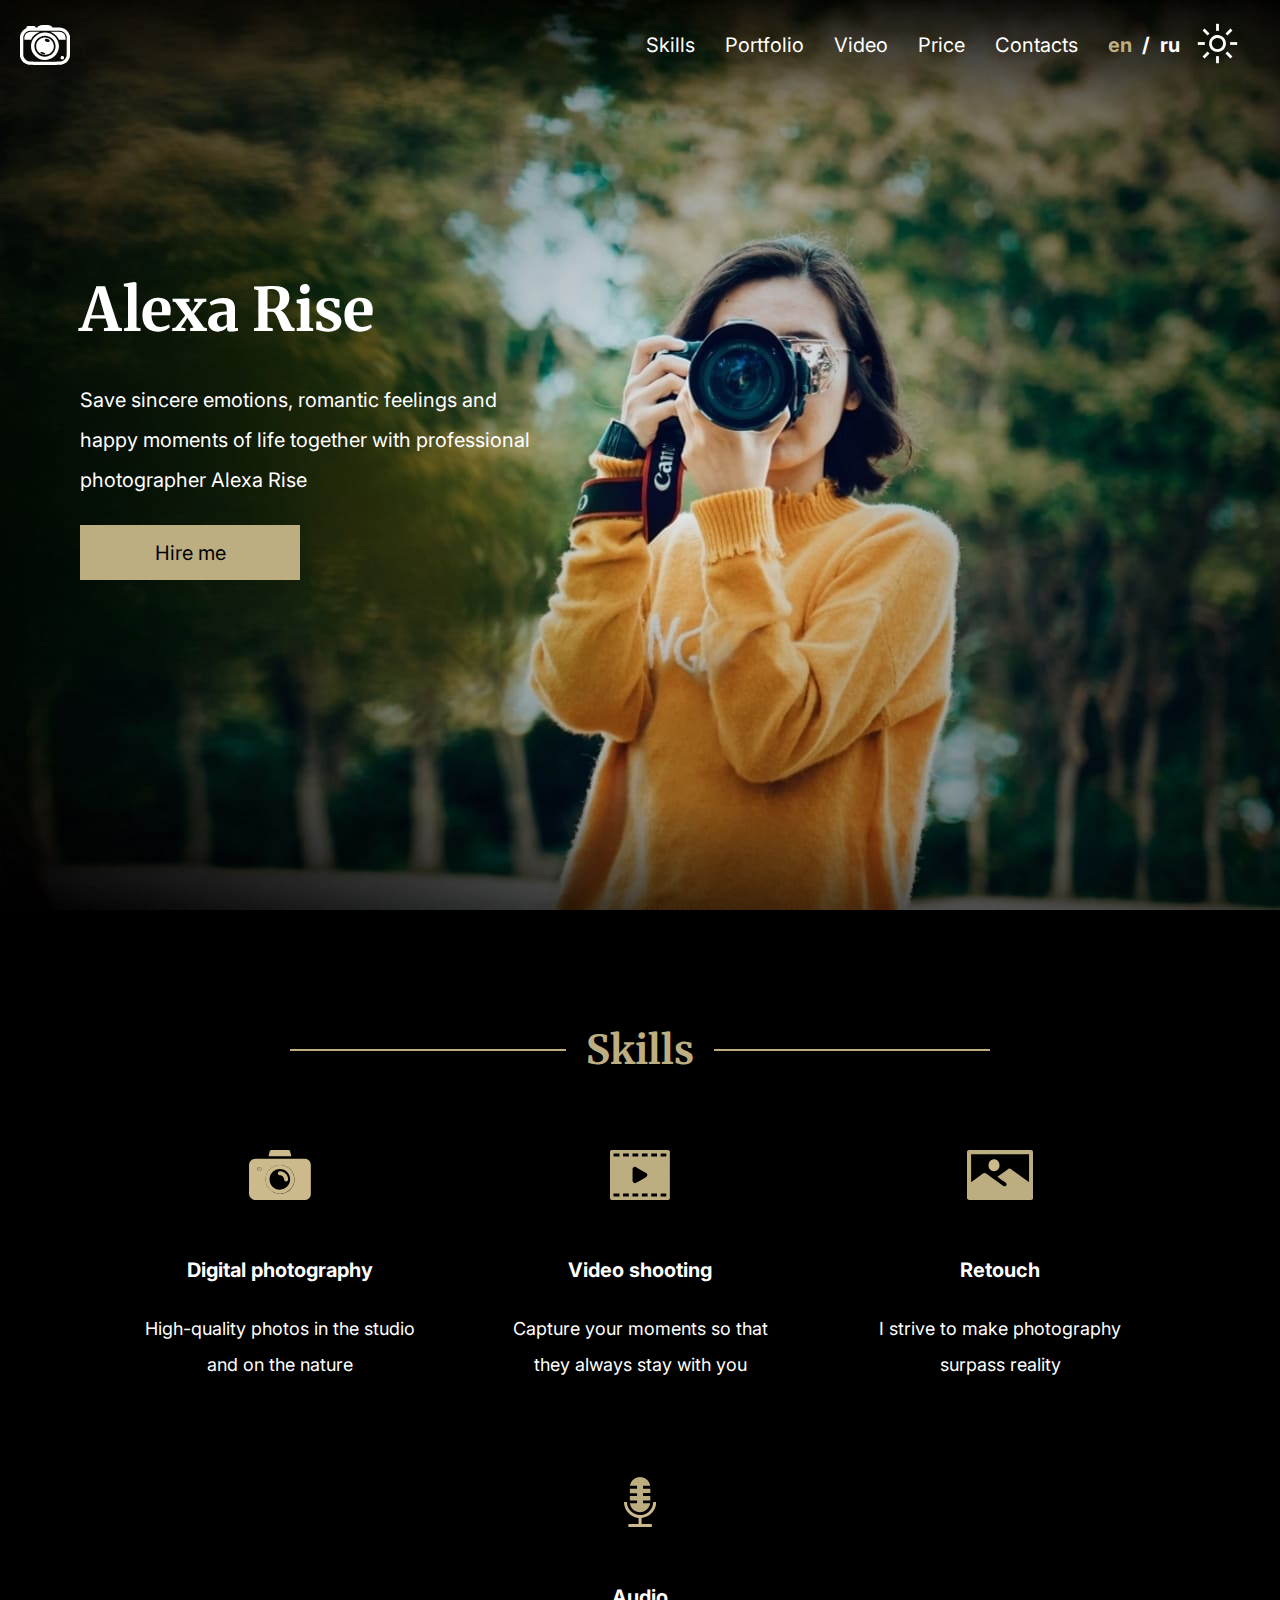
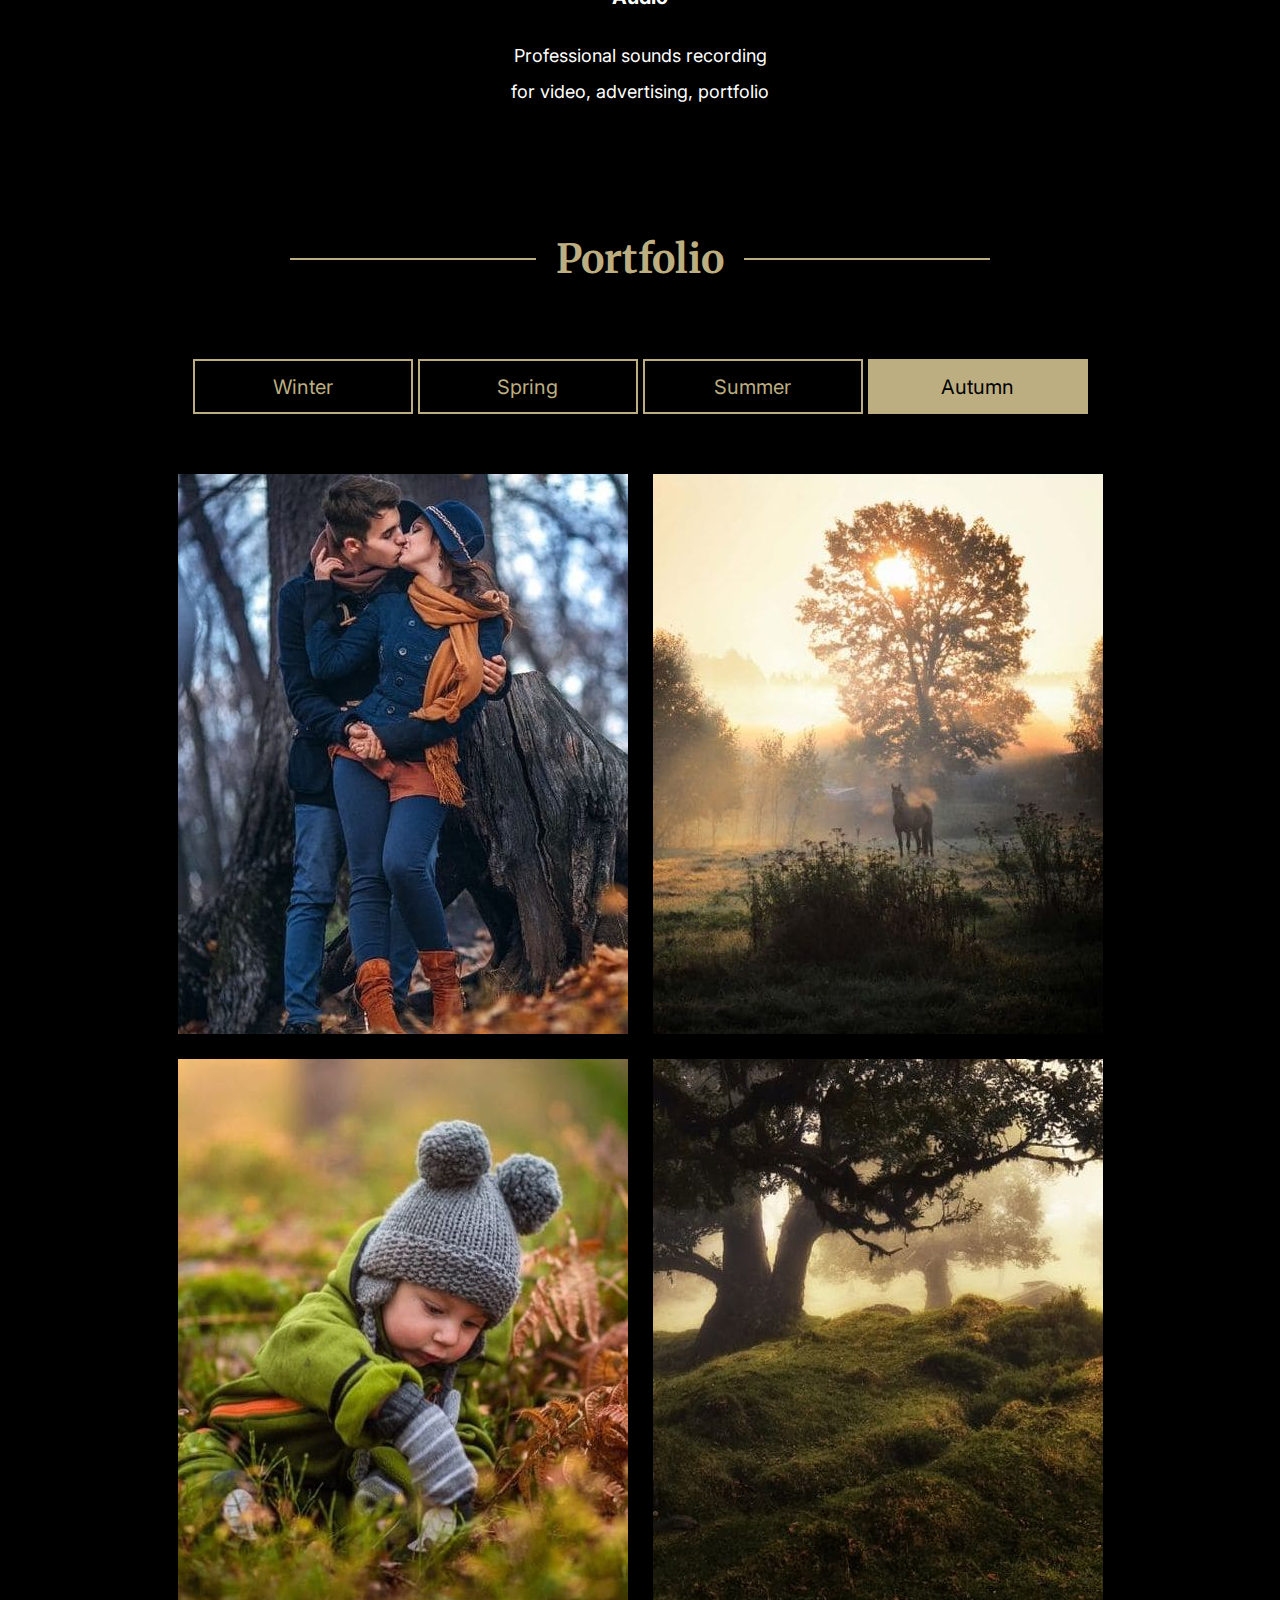
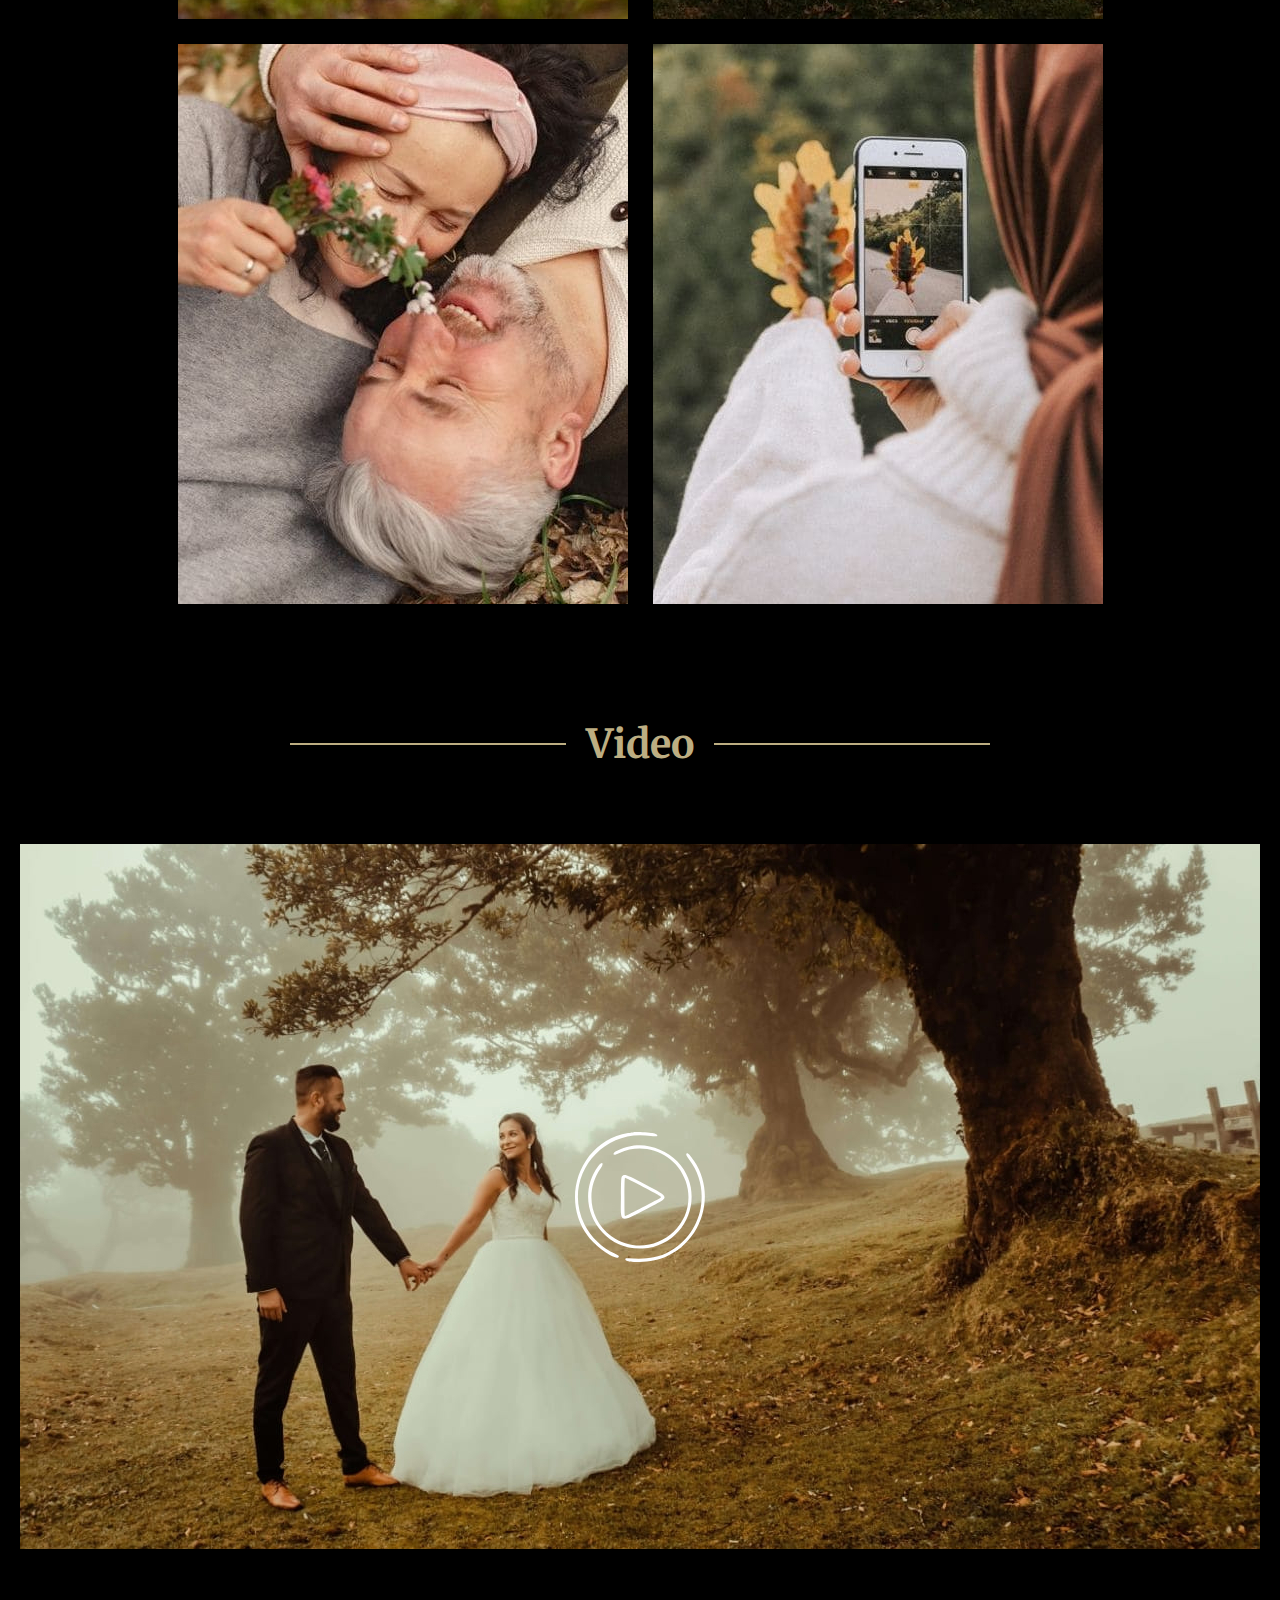
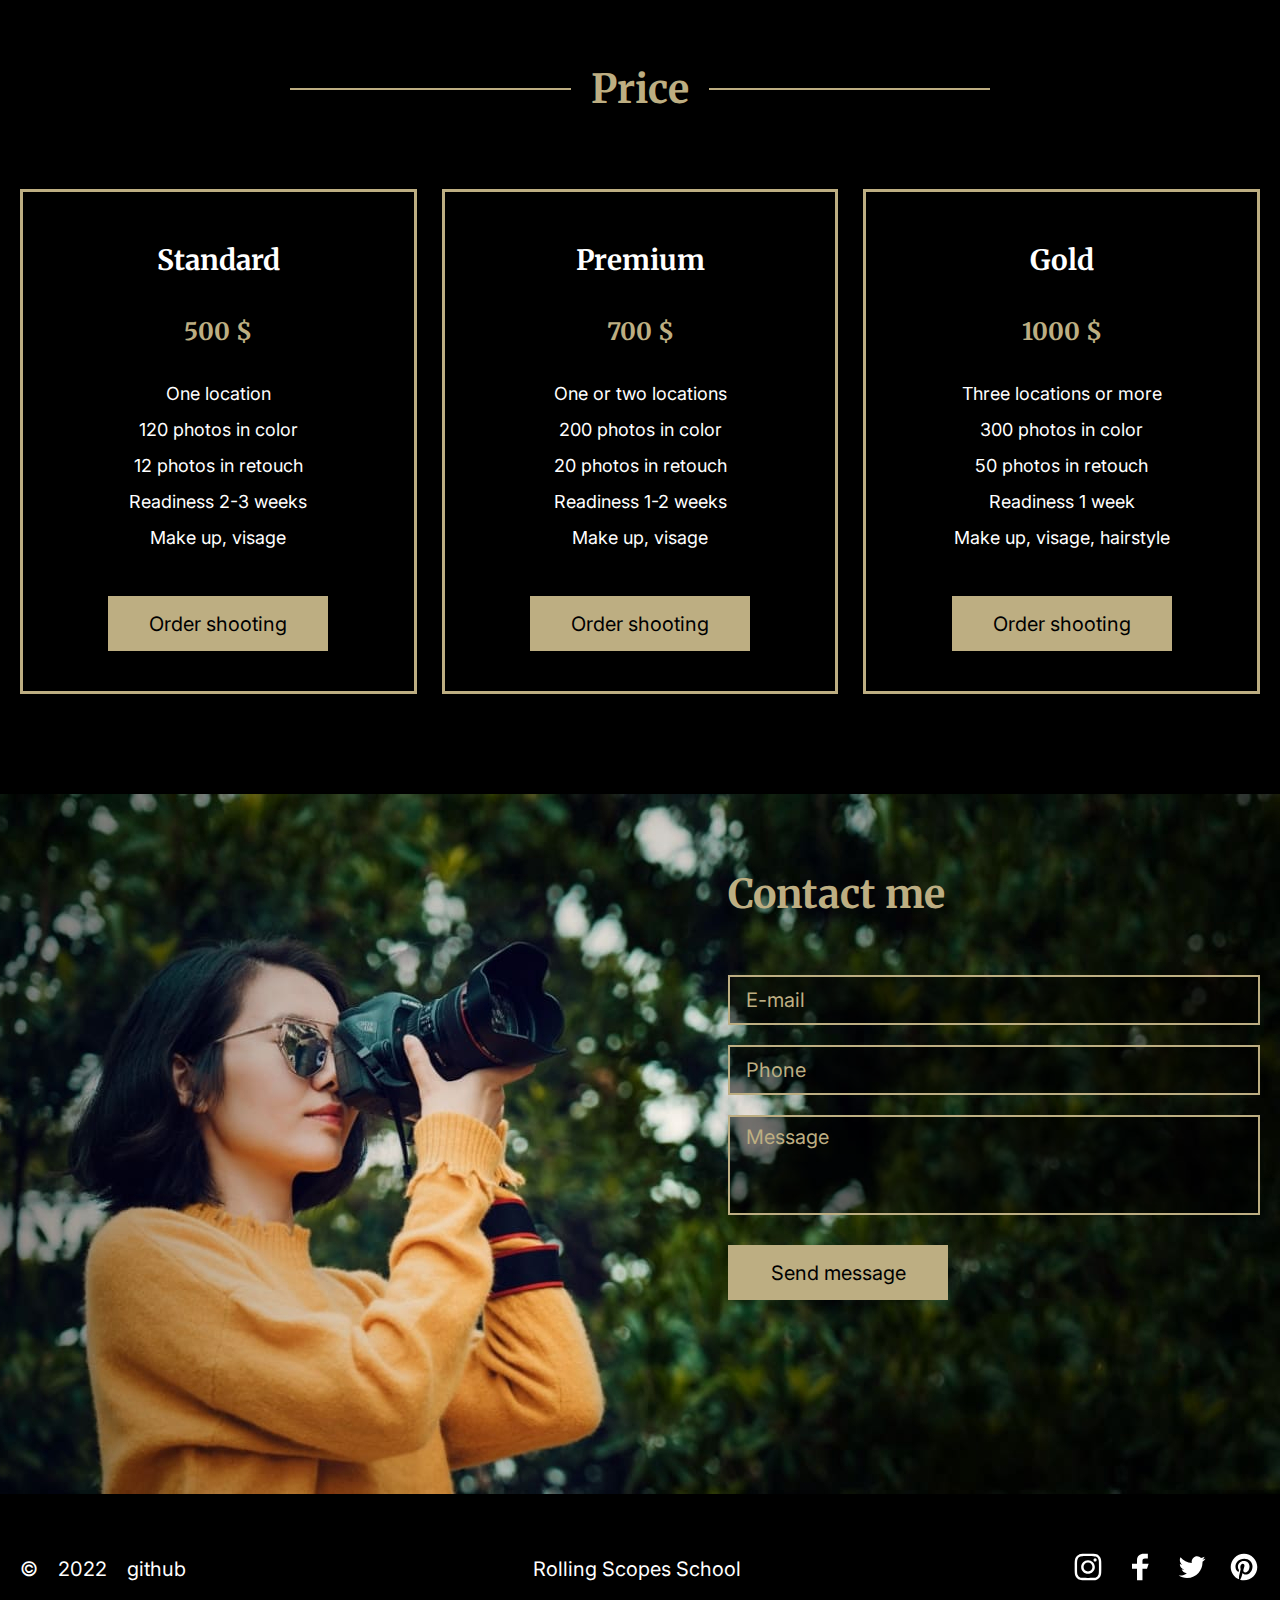
<file: portfolio/index.html>
<!DOCTYPE html>
<html lang="en">
<head>
  <meta charset="UTF-8">
  <meta http-equiv="X-UA-Compatible" content="IE=edge">
  <meta name="viewport" content="width=device-width, initial-scale=1.0">
  <link rel="preconnect" href="https://fonts.googleapis.com">
  <link rel="preconnect" href="https://fonts.gstatic.com" crossorigin>
  <link href="https://fonts.googleapis.com/css2?family=Inter:wght@400;700&family=Merriweather:wght@400;700&display=swap" rel="stylesheet">
  <link rel="stylesheet" href="style.css">
  <link rel="icon" href="./assets/favicon.ico">
  <title>Portfolio</title>
</head>

<body>
<header class="header">
  <div class="container header-container">
    <a href="#">
     <img class="logo" src="./assets/svg/logo.svg" alt="logo">
    </a>
    <nav class="nav">
      <ul class="nav-list">
        <li class="nav-item"><a href="#skills" class="nav-link" data-i18="skills">Skills</a></li>
        <li class="nav-item"><a href="#portfolio" class="nav-link" data-i18="portfolio">Portfolio</a></li>
        <li class="nav-item"><a href="#video" class="nav-link" data-i18="video">Video</a></li>
        <li class="nav-item"><a href="#price" class="nav-link" data-i18="price">Price</a></li>
        <li class="nav-item"><a href="#contacts" class="nav-link" data-i18="contacts">Contacts</a></li>
      </ul>
    </nav>
    <div class="lang-burger">
      <div class="lang-container">
        <span class="lang-en lang-active">en</span>
        <span>&nbsp;/&nbsp;</span>
        <span class="lang-ru">ru</span>
      </div>
      <div class="theme">
        <button class="theme-btn sun-btn"></button>
      </div>
      <div class="burger">
        <span></span>
      </div>
    </div>
  </div>  
</header>

<main class="main">
  <div class="container hero-container">
    <section class="hero-section">
      <h1 data-i18="hero-title">Alexa Rise</h1>
      <p class="hero-text" data-i18="hero-text">Save sincere emotions, romantic feelings and happy moments of life together with professional photographer Alexa Rise</p>
      <button class="button button-colored btn-animated" data-i18="hire">Hire me</button>
    </section>
  </div>
  <div class="container">
    <section class="section skills-section" id="skills">
      <h2 class="section-title" data-i18="skills">Skills</h2>
      <ul class="skills-list">
        <li class="skills-item item-camera">
          <h4 class="skills-title" data-i18="skill-title-1">Digital photography</h4>
          <p class="skills-description" data-i18="skill-text-1">High-quality photos in the studio and on the nature</p>
        </li>
        <li class="skills-item item-video">
          <h4 class="skills-title" data-i18="skill-title-2">Video shooting</h4>
          <p class="skills-description" data-i18="skill-text-2">Capture your moments so that they always stay with you</p>
        </li>
        <li class="skills-item item-image">
          <h4 class="skills-title" data-i18="skill-title-3">Retouch</h4>
          <p class="skills-description" data-i18="skill-text-3">I strive to make photography surpass reality</p>
        </li>
        <li class="skills-item item-mic">
          <h4 class="skills-title" data-i18="skill-title-4">Audio</h4>
          <p class="skills-description" data-i18="skill-text-4">Professional sounds recording for video, advertising, portfolio</p>
        </li>
      </ul>
    </section>
  </div>
  <div class="container">
    <section class="section portfolio-section" id="portfolio">
      <h2 class="section-title" data-i18="portfolio">Portfolio</h2>
      <div class="buttons-portfolio">
        <button class="button portfolio-btn" data-season="winter" data-i18="winter">Winter</button>
        <button class="button portfolio-btn" data-season="spring" data-i18="spring">Spring</button>
        <button class="button portfolio-btn" data-season="summer" data-i18="summer">Summer</button>
        <button class="button button-colored portfolio-btn" data-season="autumn" data-i18="autumn">Autumn</button>
      </div>
      <div class="photo-container">
        <img class="photo" src="./assets/img/autumn/1.jpg" alt="photo1">
        <img class="photo" src="./assets/img/autumn/2.jpg" alt="photo2">
        <img class="photo" src="./assets/img/autumn/3.jpg" alt="photo3">
        <img class="photo" src="./assets/img/autumn/4.jpg" alt="photo4">
        <img class="photo" src="./assets/img/autumn/5.jpg" alt="photo5">
        <img class="photo" src="./assets/img/autumn/6.jpg" alt="photo6">
      </div>
    </section>
  </div>
  <div class="container">
    <section class="section video-section" id="video">
      <h2 class="section-title" data-i18="video">Video</h2>
      <div class="video-container">
        <button class="button video-button"><img src="./assets/svg/play_hover.svg" alt="play"></button>
      </div>
    </section> 
  </div>
  <div class="container">        
    <section class="section price-section" id="price">
      <h2 class="section-title" data-i18="price">Price</h2>
      <div class="price-container">
        <div class="price-list">
          <h3>Standard</h3>
          <span class="price-usd">500 $</span>
          <ul class="price-content">
            <li data-i18="price-description-1-span-1">One location</li>
            <li data-i18="price-description-1-span-2">120 photos in color</li>
            <li data-i18="price-description-1-span-3">12 photos in retouch</li>
            <li data-i18="price-description-1-span-4">Readiness 2-3 weeks</li>
            <li data-i18="price-description-1-span-5">Make up, visage</li>
          </ul>
          <button class="button button-colored" data-i18="order">Order shooting</button>
        </div>
        <div class="price-list">
          <h3>Premium</h3>
          <span class="price-usd">700 $</span>
          <ul class="price-content">
            <li data-i18="price-description-2-span-1">One or two locations</li>
            <li data-i18="price-description-2-span-2">200 photos in color</li>
            <li data-i18="price-description-2-span-3">20 photos in retouch</li>
            <li data-i18="price-description-2-span-4">Readiness 1-2 weeks</li>
            <li data-i18="price-description-2-span-5">Make up, visage</li>
          </ul>
          <button class="button button-colored" data-i18="order">Order shooting</button>
        </div>
        <div class="price-list">
          <h3>Gold</h3>
          <span class="price-usd">1000 $</span>
          <ul class="price-content">
            <li data-i18="price-description-3-span-1">Three locations or more</li>
            <li data-i18="price-description-3-span-2">300 photos in color</li>
            <li data-i18="price-description-3-span-3">50 photos in retouch</li>
            <li data-i18="price-description-3-span-4">Readiness 1 week</li>
            <li data-i18="price-description-3-span-5">Make up, visage, hairstyle</li>
          </ul>
          <button class="button button-colored" data-i18="order">Order shooting</button>
        </div>
      </div>
    </section>
  </div>
  <div class="container contacts-container">        
    <section class="section contacts-section" id="contacts">
      <h2 class="contacts-title" data-i18="contact-me">Contact me</h2>
      <form class="contacts-form" action="#">
        <input class="contacts-area" type="email" name="e-mail" placeholder="E-mail">
        <input class="contacts-area" type="tel" name="phone" placeholder="Phone">
        <textarea class="contacts-area contacts-textarea" name="message" rows="4" cols="37" placeholder="Message"></textarea>
        <button class="button button-colored btn-animated" data-i18="send-message">Send message</button>
      </form>
    </section>
  </div>
</main>

<footer class="footer">
  <div class="container footer-container">
    <div class="github-link">
      <span>©</span>
      <span>2022</span>
      <a href="https://github.com/KristiBo" target="_blank" rel="noopener noreferrer">github</a>
    </div>
    <div class="rs-link">
      <a href="https://rs.school/js-stage0/" target="_blank" rel="noopener noreferrer">Rolling Scopes School</a>
    </div>
    <div class="social-networks">
      <ul class="icon-list">
        <li class="icon-item">
          <a href="https://www.instagram.com/" target="_blank" rel="noopener noreferrer">
          <img src="./assets/svg/inst.svg" alt="Instagram">
          </a>
        </li>
        <li class="icon-item">
          <a href="https://www.facebook.com/" target="_blank" rel="noopener noreferrer">
          <img src="./assets/svg/fb.svg" alt="Facebook">
          </a>
        </li>
        <li class="icon-item">
          <a href="https://twitter.com/" target="_blank" rel="noopener noreferrer">
          <img src="./assets/svg/tw.svg" alt="Twitter">
          </a>
        </li>
        <li class="icon-item">
          <a href="https://www.pinterest.ru/" target="_blank" rel="noopener noreferrer">
          <img src="./assets/svg/pinterest.svg" alt="Pinterest">
          </a>
        </li>
      </ul>
    </div>
  </div>
</footer>
<script type="module" src="index.js"></script>
</body>
</html>
</file>
<file: portfolio/style.css>
* {
  box-sizing: border-box;
}

html {
  scroll-behavior: smooth;
}

body {
  display: flex;
  flex-direction: column;
  justify-content: space-between;
  margin: 0 auto;
  padding: 0;
  font-family: 'Inter', sans-serif;
  font-style: normal;
  font-weight: 400;
  font-size: 20px;
  color: #ffffff;
  background-color: #000000;
}

body.lock {
  overflow: hidden;
}

ul {
  margin: 0;
  padding: 0;
  list-style: none;
}

h1 {
  margin: 0;
  font-family: 'Merriweather', serif;
  font-weight: bold;
  font-style: normal;
  font-size: 60px;
  line-height: 120px;
}

h2 {
  margin: 0;
  font-family: 'Merriweather', serif;
  font-weight: bold;
  font-style: normal;
  font-size: 40px;
  line-height: 80px;
  text-align: center;
  color: #bdae82;
}

h3 {
  margin: 0;
  font-family: 'Merriweather', serif;
  font-weight: bold;
  font-style: normal;
  font-size: 28px;
  line-height: 56px;
  text-align: center;
}

h4 {
  margin: 0;
  font-family: 'Inter', sans-serif;
  font-weight: bold;
  font-style: normal;
  font-size: 20px;
  line-height: 40px;
  text-align: center;
}

.container {
  max-width: 1440px;
  margin: 0 auto;
  padding: 0 20px;
}

.header-container {
  display: flex;
  align-items: center;
  height: 90px;
  background: url('./assets/img/bg.jpg');
  background-repeat: no-repeat;
  background-position: center 0;
}

.logo {
  display: flex;
  width: 50px;
  height: 50px;
  cursor: pointer;
  transition: 0.5s;
}

.nav {
  margin-left: auto;
  margin-right: 30px;
}

.nav-list {
  display: flex;
  justify-content: flex-end;
  margin-left: auto;
  align-items: center;
  gap: 30px;
}

.nav-link {
  margin: 0;
  text-decoration: none;
  line-height: 50px;
  color: #ffffff;
  transition: 0.5s;
}

.lang-container {
  font-weight: bold;
  line-height: 50px;
  text-align: center;
}

.lang-ru,
.lang-en {
  cursor: pointer;
  transition: 0.5s;
}

.lang-active {
  color: #bdae82;
  cursor: default;
}

.lang-burger {
  display: flex;
  flex-wrap: nowrap;
  align-items: center;
  padding-right: 20px;
  gap: 15px;
}

.sun-btn {
  border: none;
  width: 45px;
  height: 45px;
  background: url('./assets/svg/sun.svg');
  background-repeat: no-repeat;
}

.moon-btn {
  border: none;
  width: 40px;
  height: 40px;
  background: url('./assets/svg/moon.svg');
  background-repeat: no-repeat;
}

.burger {
  display: none;
}

@media (max-width: 768px) {
  h1 {
    font-weight: normal;
    font-size: 32px;
    line-height: 64px;
  }

  h2 {
    font-size: 32px;
    line-height: 40px;
  }

  .header-container {
    justify-content: space-between;
    background-image: url('./assets/img/bg-768.jpg');
  }

  .logo {
    margin-left: 40px;
  }

  .lang-burger {
    padding-right: 40px;
  }

  .nav {
    position: fixed;
    margin: 0;
    top: 0;
    padding-top: 139px;
    right: -100%;
    width: 80%;
    height: 100%;
    background-color: #000000;
    transition: right 0.5s;
    overflow: auto;
  }

  .nav.open {
    right: 0;
    box-shadow: -150px 0 150px rgba(0, 0, 0, 0.5);
  }

  .nav-list {
    display: flex;
    flex-direction: column;
    justify-content: center;
    align-items: flex-start;
    margin-left: 120px;
  }

  .nav-link {
    font-size: 35px;
    line-height: 171%;
  }

  .burger {
    z-index: 3;
    display: block;
    position: relative;
    width: 50px;
    height: 28px;
    cursor: pointer;
  }

  .burger span,
  .burger::before,
  .burger::after {
    left: 0;
    position: absolute;
    height: 10%;
    width: 100%;
    transition: 0.5s;
    background-color: #ffffff;
  }

  .burger::before,
  .burger::after {
    content: '';
  }

  .burger::before {
    top: 0;
  }

  .burger::after {
    bottom: 0;
  }

  .burger span {
    top: 50%;
    transform: scale(1) translate(0px -50%);
  }

  .burger.open span {
    transform: scale(0);
  }

  .burger.open::before {
    top: 50%;
    transform: rotate(-45deg) translate(5%);
  }

  .burger.open::after {
    bottom: 50%;
    transform: rotate(45deg) translate(5%);
  }
}

@media (max-width: 619px) {
  .nav {
    width: 100%;
  }
}

@media (max-width: 480px) {
  .logo {
    margin-left: 10px;
  }
  .lang-burger {
    padding-right: 10px;
    gap: 10px;
  }
}

.hero-container {
  max-width: 1440px;
  height: 910px;
  background-image: url('./assets/img/bg.jpg');
  background-position: center -90px;
  background-repeat: no-repeat;
}

@media (max-width: 768px) {
  .hero-container {
    height: 500px;
    background-image: url('./assets/img/bg-768.jpg');
  }
}

.hero-text {
  margin: 0 0 25px;
  padding-top: 10px;
}

@media (max-width: 768px) {
  .hero-text {
    margin: 0 0 60px;
    padding-top: 20px;
  }
}

@media (max-width: 480px) {
  h1 {
    font-size: 28px;
    line-height: 56px;
  }

  h2 {
    font-size: 28px;
    line-height: 56px;
  }

  h3 {
    font-size: 24px;
    line-height: 48px;
  }

  h4 {
    font-size: 18px;
    line-height: 36px;
  }

  .hero-text {
    margin: 0 10px 60px 0;
    padding-top: 20px;
    font-size: 16px;
  }
}

.button {
  margin: 0;
  border: 2px solid #bdae82;
  width: 220px;
  height: 55px;
  font-family: inherit;
  font-size: 20px;
  color: #bdae82;
  background-color: transparent;
  cursor: pointer;
  transition: 0.5s;
}

@media (max-width: 480px) {
  .button {
    width: 200px;
  }
}

.button-colored {
  line-height: 40px;
  background-color: #bdae82;
  color: #000000;
}

@keyframes pulse {
  0% {
    box-shadow: 0 0 0 0 #bdae82;
  }
}

.section {
  text-align: center;
  padding-top: 10px;
}

@media (max-width: 768px) {
  .section {
    padding-top: 100px;
  }
}

.hero-section {
  margin: 0;
  padding: 160px 0 5px 60px;
  width: 530px;
  line-height: 40px;
}

@media (max-width: 768px) {
  .hero-section {
    padding: 78px 0 0 40px;
    width: 430px;
    line-height: 24.2px;
  }
}

@media (max-width: 480px) {
  .hero-section {
    width: 100%;
    padding-left: 10px;
  }
}

.section-title {
  display: flex;
  justify-content: center;
  align-items: center;
  max-width: 700px;
  margin: 0 auto;
}

@media (max-width: 768px) {
  .section-title {
    max-width: 364px;
  }
}

@media (max-width: 480px) {
  .section-title {
    max-width: 320px;
  }
}

.section-title::before {
  content: '';
  margin-right: 20px;
  flex-basis: 50%;
  border-bottom: 2px solid #bdae82;
}

.section-title::after {
  content: '';
  margin-left: 20px;
  flex-basis: 50%;
  border-bottom: 2px solid #bdae82;
}

.skills-list {
  display: flex;
  justify-content: center;
  align-items: center;
  flex-wrap: wrap;
  padding-top: 60px;
  gap: 40px;
}

@media (max-width: 768px) {
  .skills-list {
    padding-top: 65px;
    padding-right: 4px;
    gap: 5px 24px;
  }
}

.skills-item {
  margin: 0;
  padding-top: 80px;
  max-width: 320px;
  height: 287px;
  background-position: center top;
  background-repeat: no-repeat;
}

@media (max-width: 768px) {
  .skills-item {
    padding-top: 60px;
    height: 257px;
  }
}

.item-camera {
  background-image: url(./assets/svg/camera.svg);
}

.item-video {
  background-image: url(./assets/svg/video.svg);
}

.item-image {
  background-image: url(./assets/svg/image.svg);
}

.item-mic {
  background-image: url(./assets/svg/mic.svg);
}

.skills-title {
  padding-top: 20px;
}

.skills-description {
  padding: 3px 20px 0;
  font-size: 18px;
  line-height: 36px;
  text-align: center;
}

@media (max-width: 768px) {
  .skills-description {
    padding-bottom: 32px;
    line-height: 22px;
  }
}

@media (max-width: 480px) {
  .skills-section {
    max-width: 100%;
  }
}

.portfolio-section {
  padding-top: 55px;
}

@media (max-width: 768px) {
  .portfolio-section {
    padding-top: 105px;
  }
}

@media (max-width: 480px) {
  .portfolio-section {
    padding-top: 50px;
  }
}

.buttons-portfolio {
  display: flex;
  flex-wrap: wrap;
  justify-content: center;
  padding-top: 60px;
  gap: 5px;
}

@media (max-width: 768px) {
  .buttons-portfolio {
    padding: 70px 30px 0;
  }
}

.photo-container {
  display: flex;
  flex-wrap: wrap;
  justify-content: center;
  padding-top: 60px;
  gap: 25px;
}

@media (max-width: 480px) {
  .photo {
    max-width: 320px;
  }
}

.video-section {
  padding-top: 100px;
}

.video-container {
  position: relative;
  display: flex;
  justify-content: center;
  align-items: center;
  margin-top: 60px;
  max-width: 1440px;
  height: 705px;
  background-image: url(./assets/img/video-player.jpg);
  background-position: center center;
  background-repeat: no-repeat;
}

@media (max-width: 768px) {
  .video-container {
    margin: 5px -20px 0;
    height: 548px;
    background-image: url('./assets/img/video-player-768.jpg');
  }
}

.video-button {
  position: absolute;
  display: flex;
  justify-content: center;
  align-items: center;
  border: 0;
  transition: 0.5s;
}

@media (max-width: 768px) {
  .video-button img {
    height: 65px;
  }
}

.price-section {
  padding-top: 100px;
}

@media (max-width: 768px) {
  .price-section {
    padding-top: 35px;
  }
}

.price-container {
  display: flex;
  flex-direction: row;
  gap: 25px;
  padding-top: 60px;
}

@media (max-width: 900px) {
  .price-container {
    flex-wrap: wrap;
    justify-content: center;
    padding-top: 70px;
    gap: 50px;
  }
}

.price-list {
  width: 450px;
  height: 505px;
  padding: 40px 0;
  border: solid 3px #bdae82;
}

@media (max-width: 768px) {
  .price-list {
    width: 420px;
  }
}

@media (max-width: 480px) {
  .price-list {
    max-width: 320px;
  }
}

.price-usd {
  display: inline-block;
  padding-top: 20px;
  font-family: 'Merriweather', serif;
  font-style: normal;
  font-weight: bold;
  font-size: 24px;
  line-height: 48px;
  color: #bdae82;
}

.price-content {
  padding: 20px 0 40px;
  font-family: 'Inter', sans-serif;
  font-weight: normal;
  font-style: normal;
  font-size: 18px;
  line-height: 36px;
  text-align: center;
}

.contacts-container {
  display: flex;
  justify-content: flex-end;
  margin-top: 100px;
  max-width: 1440px;
  height: 700px;
  background: url('./assets/img/contacts-bg.jpg');
  background-position: center center;
  background-repeat: no-repeat;
}

@media (max-width: 768px) {
  .contacts-container {
    justify-content: center;
    margin-top: 80px;
    height: 600px;
    background: url('./assets/img/contacts-bg-768.jpg');
  }
}

.contacts-section {
  padding-top: 60px;
}

@media (max-width: 768px) {
  .contacts-section {
    padding-top: 52px;
  }
}

.contacts-title {
  text-align: left;
}

@media (max-width: 768px) {
  .contacts-title {
    text-align: center;
    padding-top: 20px;
  }
}

.contacts-form {
  display: flex;
  flex-direction: column;
  gap: 20px;
  padding-top: 41px;
}

@media (max-width: 768px) {
  .contacts-form {
    padding-top: 52px;
  }
}

@media (max-width: 480px) {
  .contacts-form {
    max-width: 300px;
  }
}

.contacts-area {
  padding: 0 16px;
  min-height: 50px;
  border: 2px solid #bdae82;
  background-color: rgba(0, 0, 0, 0.5);
  font-family: 'Inter', sans-serif;
  font-style: normal;
  font-weight: 400;
  font-size: 20px;
  color: #ffffff;
}

.contacts-area::placeholder {
  font-family: inherit;
  font-size: 20px;
  line-height: 40px;
  color: #bdae82;
}

.contacts-textarea {
  resize: none;
}

.contacts-form button {
  margin-top: 10px;
}

@media (max-width: 768px) {
  .contacts-form button {
    margin-left: 115px;
  }
}

@media (max-width: 480px) {
  .contacts-form button {
    margin: 0;
  }
}

.footer-container {
  display: flex;
  justify-content: space-between;
  align-items: center;
  height: 150px;
  background-color: #000000;
}

@media (max-width: 768px) {
  .footer {
    max-width: 768px;
    background-color: #000000;
  }

  .footer-container {
    flex-wrap: wrap;
    justify-content: center;
    align-content: center;
    gap: 27px;
    max-width: 270px;
    height: 190px;
  }
}

.github-link,
.icon-list {
  display: flex;
  gap: 20px;
}

@media (max-width: 768px) {
  .github-link {
    margin-top: -5px;
    gap: 21px;
  }
}

.rs-link {
  padding-left: 16px;
}

@media (max-width: 768px) {
  .rs-link {
    margin-top: -10px;
    padding: 0;
  }
}

a {
  text-decoration: none;
  color: #ffffff;
  transition: 0.5s;
}

.icon-item {
  cursor: pointer;
  transition: 0.5s;
}

body.sun-theme {
  background-color: #ffffff;
}

.skills-section.sun-theme,
.portfolio-section.sun-theme,
.video-section.sun-theme,
.price-section.sun-theme,
.portfolio-btn.sun-theme,
.section-title.sun-theme {
  color: #000000;
}

.section-title.sun-theme::before,
.section-title.sun-theme::after {
  border-bottom: 2px solid #000000;
}

.button-colored.sun-theme {
  background-color: #bdae82;
}

.nav.sun-theme {
  background-color: transparent;
}

@media (max-width: 768px) {
  .nav.sun-theme {
    background-color: #ffffff;
  }
  .nav-link.sun-theme {
    color: #000000;
  }

  .burger.sun-theme {
    background-color: transparent;
  }

  .burger.sun-theme span,
  .burger.sun-theme::before,
  .burger.sun-theme::after {
    background-color: #ffffff;
  }

  .burger.open.sun-theme::before,
  .burger.open.sun-theme::after {
    background-color: #000000;
  }
}

@media (hover: hover) {
  .logo:hover {
    filter: invert(26%) sepia(15%) saturate(638%) hue-rotate(7deg)
      brightness(92%) contrast(87%);
  }

  .nav-link:hover {
    color: #bdae82;
  }

  .lang-ru:hover,
  .lang-en:hover {
    color: #bdae82;
  }

  .theme-btn:hover {
    filter: invert(26%) sepia(15%) saturate(638%) hue-rotate(7deg)
      brightness(92%) contrast(87%);
    cursor: pointer;
    transition: 0.5s;
  }

  .button:hover {
    color: #ffffff;
  }

  .btn-animated:hover,
  .btn-animated:focus {
    box-shadow: 0 0 0 15px rgba(189, 174, 130, 0);
    animation: pulse 1.5s infinite;
  }

  .video-button:hover {
    filter: invert(26%) sepia(15%) saturate(638%) hue-rotate(7deg)
      brightness(92%) contrast(87%);
  }

  a:hover {
    color: #bdae82;
  }

  .icon-item:hover {
    filter: invert(26%) sepia(15%) saturate(638%) hue-rotate(7deg)
      brightness(92%) contrast(87%);
  }

  .portfolio-btn.sun-theme:hover {
    transition: 0.5s;
    color: #ffffff;
    background-color: #bdae82;
  }
}
</file>
